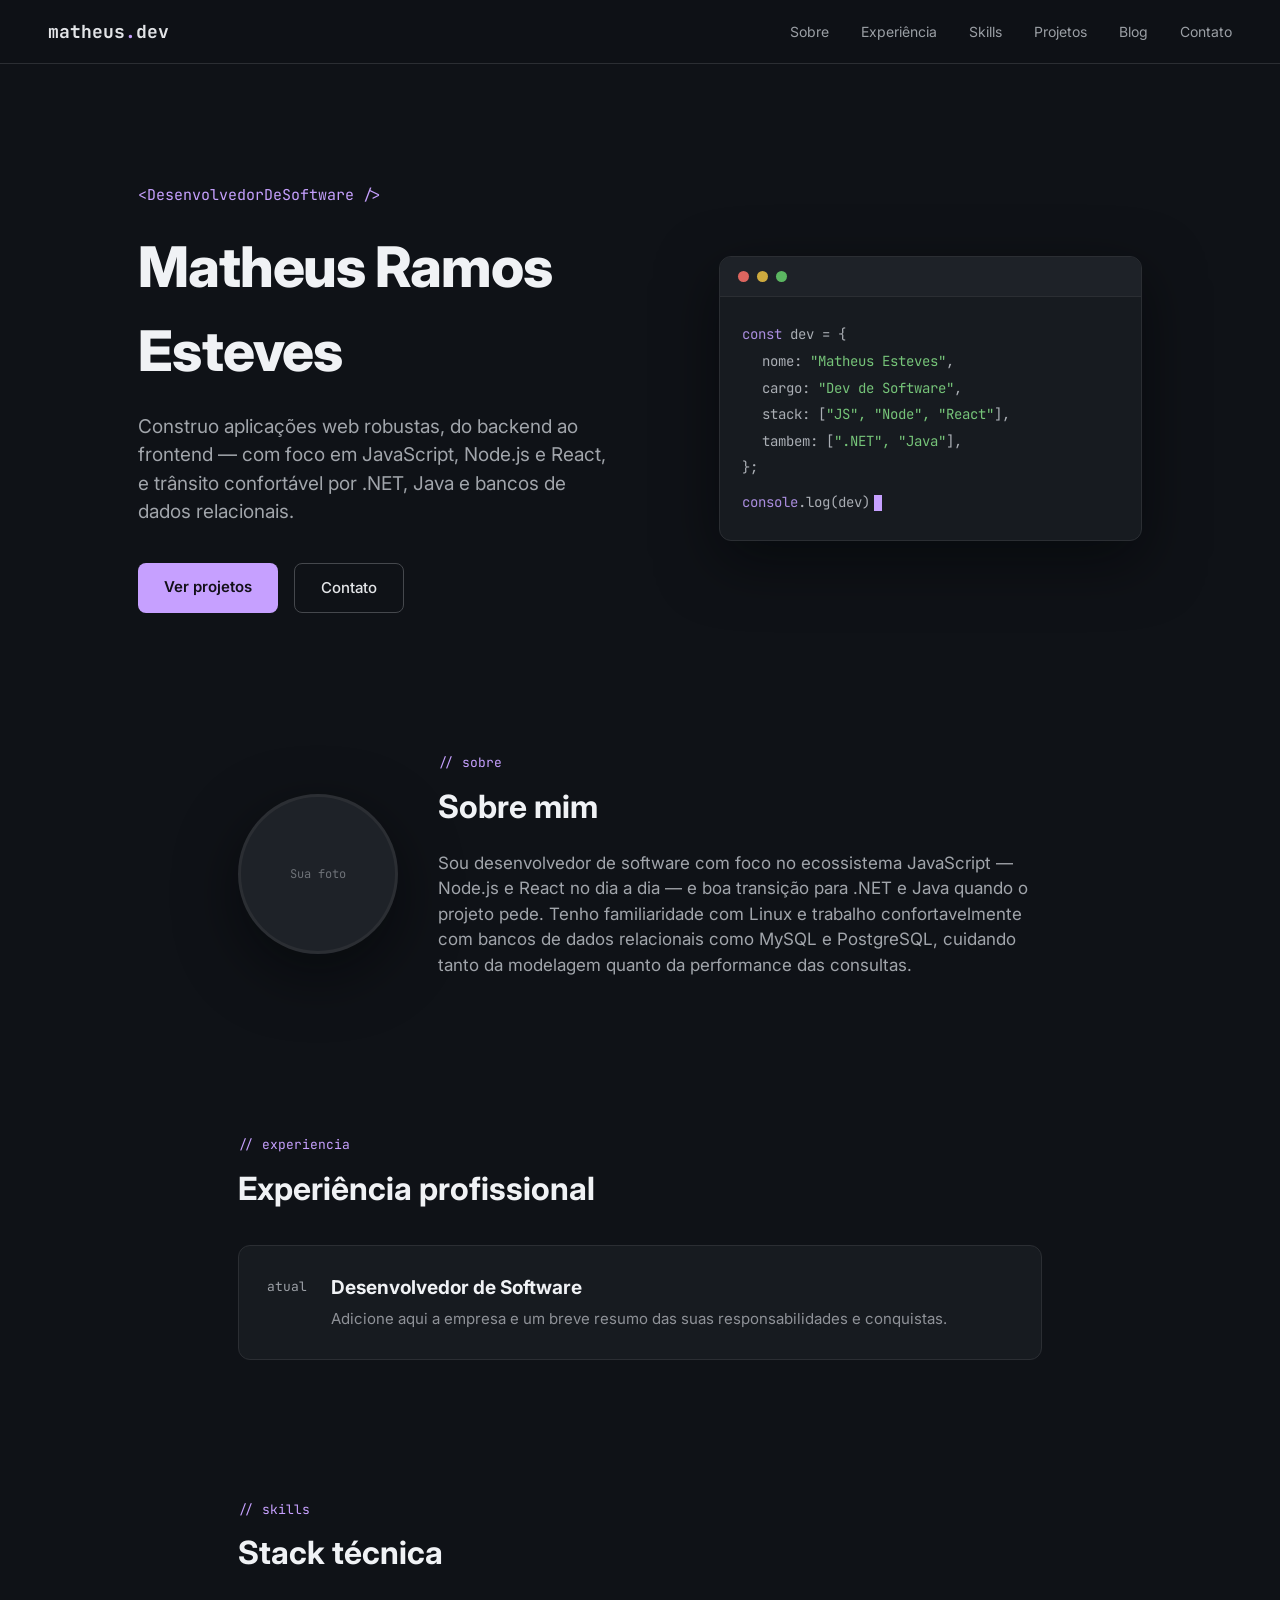
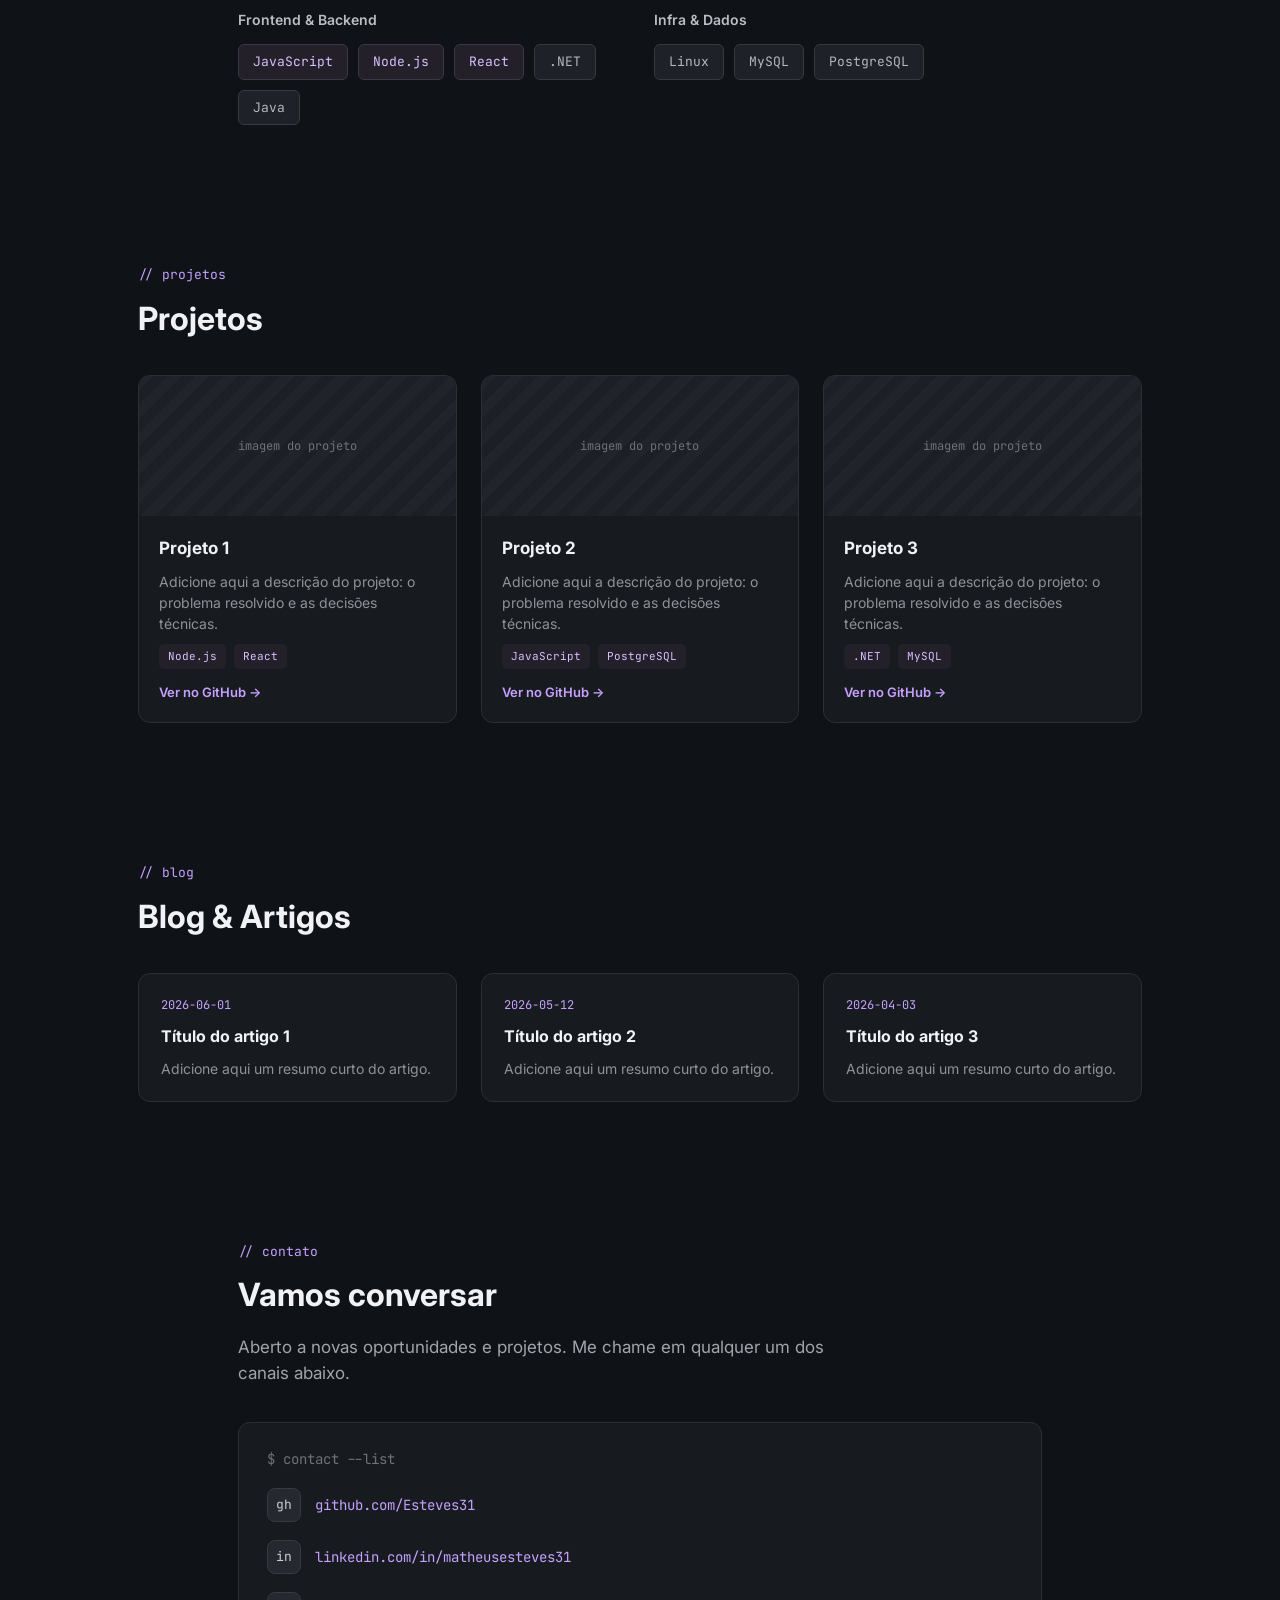
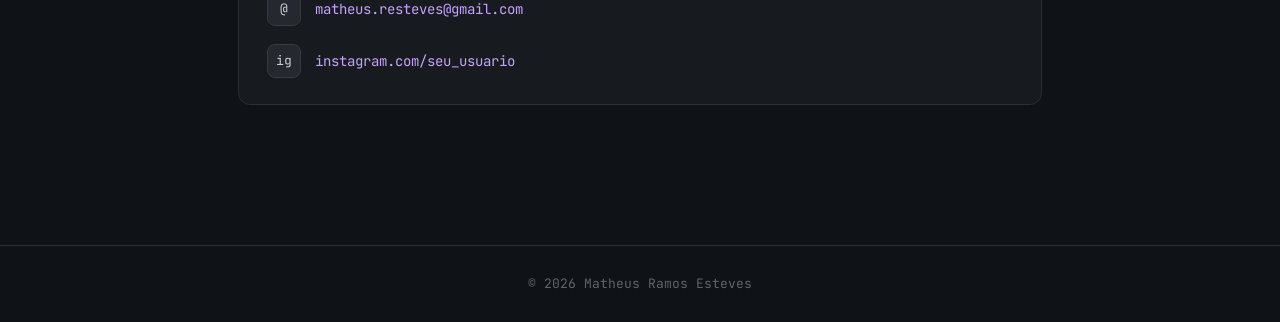
<file: base.html>
<!DOCTYPE html>
<html lang="pt-BR">
<head>
<meta charset="utf-8">
<meta name="viewport" content="width=device-width, initial-scale=1">
<title>Matheus Ramos Esteves — Desenvolvedor de Software</title>
<link rel="preconnect" href="https://fonts.googleapis.com">
<link rel="preconnect" href="https://fonts.gstatic.com" crossorigin>
<link href="https://fonts.googleapis.com/css2?family=Inter:wght@400;500;600;700;800&family=JetBrains+Mono:wght@400;500;600;700&display=swap" rel="stylesheet">
<style>
  * { box-sizing: border-box; }
  body { margin: 0; background: oklch(18% 0.012 260); }
  ::selection { background: oklch(70% 0.16 300 / 0.35); color: #fff; }
  a { color: oklch(78% 0.15 300); text-decoration: none; }
  a:hover { color: oklch(85% 0.13 300); }
  @keyframes blink { 0%, 45% { opacity: 1; } 50%, 95% { opacity: 0; } 100% { opacity: 1; } }
  html { scroll-behavior: smooth; }
</style>
</head>
<body>

<div style="font-family: 'Inter', sans-serif; background: oklch(18% 0.012 260); color: oklch(92% 0.005 260); min-height: 100vh; line-height: 1.5;">

  <nav style="position: sticky; top: 0; z-index: 50; display: flex; align-items: center; justify-content: space-between; padding: 18px 48px; background: oklch(18% 0.012 260 / 0.85); backdrop-filter: blur(10px); border-bottom: 1px solid oklch(30% 0.01 260);">
    <div style="font-family: 'JetBrains Mono', monospace; font-weight: 700; font-size: 18px; color: oklch(92% 0.005 260);">matheus<span style="color: oklch(78% 0.15 300);">.</span>dev</div>
    <div style="display: flex; gap: 32px; font-size: 14px; color: oklch(70% 0.01 260);">
      <a href="#sobre" style="color: inherit;">Sobre</a>
      <a href="#experiencia" style="color: inherit;">Experiência</a>
      <a href="#skills" style="color: inherit;">Skills</a>
      <a href="#projetos" style="color: inherit;">Projetos</a>
      <a href="#blog" style="color: inherit;">Blog</a>
      <a href="#contato" style="color: inherit;">Contato</a>
    </div>
  </nav>

  <section style="max-width: 1100px; margin: 0 auto; padding: 120px 48px 100px; display: grid; grid-template-columns: 1.1fr 0.9fr; gap: 64px; align-items: center;">
    <div>
      <div style="font-family: 'JetBrains Mono', monospace; font-size: 15px; color: oklch(78% 0.15 300); margin-bottom: 18px;">&lt;DesenvolvedorDeSoftware /&gt;</div>
      <h1 style="font-size: 56px; font-weight: 800; margin: 0 0 20px; letter-spacing: -0.02em; color: oklch(96% 0.005 260);">Matheus Ramos Esteves</h1>
      <p style="font-size: 19px; color: oklch(72% 0.01 260); max-width: 480px; margin: 0 0 36px;">Construo aplicações web robustas, do backend ao frontend — com foco em JavaScript, Node.js e React, e trânsito confortável por .NET, Java e bancos de dados relacionais.</p>
      <div style="display: flex; gap: 16px;">
        <a href="#projetos" style="background: oklch(78% 0.15 300); color: oklch(18% 0.02 300); font-weight: 600; padding: 13px 26px; border-radius: 8px; font-size: 15px;">Ver projetos</a>
        <a href="#contato" style="border: 1px solid oklch(40% 0.01 260); color: oklch(92% 0.005 260); font-weight: 500; padding: 13px 26px; border-radius: 8px; font-size: 15px;">Contato</a>
      </div>
    </div>
    <div style="background: oklch(22% 0.012 260); border: 1px solid oklch(30% 0.01 260); border-radius: 12px; overflow: hidden; box-shadow: 0 20px 60px oklch(10% 0.01 260 / 0.5);">
      <div style="display: flex; gap: 8px; padding: 14px 18px; background: oklch(25% 0.012 260); border-bottom: 1px solid oklch(30% 0.01 260);">
        <div style="width: 11px; height: 11px; border-radius: 50%; background: oklch(65% 0.15 25);"></div>
        <div style="width: 11px; height: 11px; border-radius: 50%; background: oklch(75% 0.13 90);"></div>
        <div style="width: 11px; height: 11px; border-radius: 50%; background: oklch(70% 0.15 145);"></div>
      </div>
      <div style="font-family: 'JetBrains Mono', monospace; font-size: 14px; padding: 24px 22px; color: oklch(75% 0.01 260); line-height: 1.9;">
        <div><span style="color: oklch(70% 0.12 300);">const</span> dev = {</div>
        <div style="padding-left: 20px;">nome: <span style="color: oklch(75% 0.13 145);">"Matheus Esteves"</span>,</div>
        <div style="padding-left: 20px;">cargo: <span style="color: oklch(75% 0.13 145);">"Dev de Software"</span>,</div>
        <div style="padding-left: 20px;">stack: [<span style="color: oklch(75% 0.13 145);">"JS", "Node", "React"</span>],</div>
        <div style="padding-left: 20px;">tambem: [<span style="color: oklch(75% 0.13 145);">".NET", "Java"</span>],</div>
        <div>};</div>
        <div style="margin-top: 8px;"><span style="color: oklch(70% 0.12 300);">console</span>.log(dev)<span style="display: inline-block; width: 8px; height: 16px; background: oklch(78% 0.15 300); margin-left: 4px; vertical-align: middle; animation: blink 1.1s step-end infinite;"></span></div>
      </div>
    </div>
  </section>

  <section id="sobre" style="max-width: 900px; margin: 0 auto; padding: 40px 48px 100px; display: grid; grid-template-columns: auto 1fr; gap: 40px; align-items: center;">
    <div style="width: 160px; height: 160px; border-radius: 50%; border: 3px solid oklch(30% 0.01 260); box-shadow: 0 20px 60px oklch(10% 0.01 260 / 0.5); background: oklch(25% 0.012 260); display: flex; align-items: center; justify-content: center; font-family: 'JetBrains Mono', monospace; font-size: 12px; color: oklch(55% 0.01 260); text-align: center;">Sua foto</div>
    <div>
      <div style="font-family: 'JetBrains Mono', monospace; font-size: 13px; color: oklch(78% 0.15 300); margin-bottom: 10px;">// sobre</div>
      <h2 style="font-size: 32px; font-weight: 700; margin: 0 0 20px; color: oklch(96% 0.005 260);">Sobre mim</h2>
      <p style="font-size: 17px; color: oklch(72% 0.01 260); max-width: 700px;">Sou desenvolvedor de software com foco no ecossistema JavaScript — Node.js e React no dia a dia — e boa transição para .NET e Java quando o projeto pede. Tenho familiaridade com Linux e trabalho confortavelmente com bancos de dados relacionais como MySQL e PostgreSQL, cuidando tanto da modelagem quanto da performance das consultas.</p>
    </div>
  </section>

  <section id="experiencia" style="max-width: 900px; margin: 0 auto; padding: 40px 48px 100px;">
    <div style="font-family: 'JetBrains Mono', monospace; font-size: 13px; color: oklch(78% 0.15 300); margin-bottom: 10px;">// experiencia</div>
    <h2 style="font-size: 32px; font-weight: 700; margin: 0 0 32px; color: oklch(96% 0.005 260);">Experiência profissional</h2>
    <div style="display: flex; gap: 24px; padding: 28px; background: oklch(22% 0.012 260); border: 1px solid oklch(30% 0.01 260); border-radius: 12px;">
      <div style="font-family: 'JetBrains Mono', monospace; font-size: 13px; color: oklch(70% 0.01 260); white-space: nowrap; padding-top: 3px;">atual</div>
      <div>
        <h3 style="margin: 0 0 6px; font-size: 19px; color: oklch(96% 0.005 260);">Desenvolvedor de Software</h3>
        <p style="margin: 0; color: oklch(66% 0.01 260); font-size: 15px;">Adicione aqui a empresa e um breve resumo das suas responsabilidades e conquistas.</p>
      </div>
    </div>
  </section>

  <section id="skills" style="max-width: 900px; margin: 0 auto; padding: 40px 48px 100px;">
    <div style="font-family: 'JetBrains Mono', monospace; font-size: 13px; color: oklch(78% 0.15 300); margin-bottom: 10px;">// skills</div>
    <h2 style="font-size: 32px; font-weight: 700; margin: 0 0 32px; color: oklch(96% 0.005 260);">Stack técnica</h2>
    <div style="display: grid; grid-template-columns: repeat(2, 1fr); gap: 28px;">
      <div>
        <div style="font-size: 14px; font-weight: 600; color: oklch(80% 0.01 260); margin-bottom: 14px;">Frontend & Backend</div>
        <div style="display: flex; flex-wrap: wrap; gap: 10px;">
          <span style="font-family: 'JetBrains Mono', monospace; font-size: 13px; padding: 7px 14px; border-radius: 6px; background: oklch(25% 0.02 300); color: oklch(85% 0.1 300); border: 1px solid oklch(35% 0.03 300);">JavaScript</span>
          <span style="font-family: 'JetBrains Mono', monospace; font-size: 13px; padding: 7px 14px; border-radius: 6px; background: oklch(25% 0.02 300); color: oklch(85% 0.1 300); border: 1px solid oklch(35% 0.03 300);">Node.js</span>
          <span style="font-family: 'JetBrains Mono', monospace; font-size: 13px; padding: 7px 14px; border-radius: 6px; background: oklch(25% 0.02 300); color: oklch(85% 0.1 300); border: 1px solid oklch(35% 0.03 300);">React</span>
          <span style="font-family: 'JetBrains Mono', monospace; font-size: 13px; padding: 7px 14px; border-radius: 6px; background: oklch(25% 0.012 260); color: oklch(78% 0.01 260); border: 1px solid oklch(35% 0.01 260);">.NET</span>
          <span style="font-family: 'JetBrains Mono', monospace; font-size: 13px; padding: 7px 14px; border-radius: 6px; background: oklch(25% 0.012 260); color: oklch(78% 0.01 260); border: 1px solid oklch(35% 0.01 260);">Java</span>
        </div>
      </div>
      <div>
        <div style="font-size: 14px; font-weight: 600; color: oklch(80% 0.01 260); margin-bottom: 14px;">Infra & Dados</div>
        <div style="display: flex; flex-wrap: wrap; gap: 10px;">
          <span style="font-family: 'JetBrains Mono', monospace; font-size: 13px; padding: 7px 14px; border-radius: 6px; background: oklch(25% 0.012 260); color: oklch(78% 0.01 260); border: 1px solid oklch(35% 0.01 260);">Linux</span>
          <span style="font-family: 'JetBrains Mono', monospace; font-size: 13px; padding: 7px 14px; border-radius: 6px; background: oklch(25% 0.012 260); color: oklch(78% 0.01 260); border: 1px solid oklch(35% 0.01 260);">MySQL</span>
          <span style="font-family: 'JetBrains Mono', monospace; font-size: 13px; padding: 7px 14px; border-radius: 6px; background: oklch(25% 0.012 260); color: oklch(78% 0.01 260); border: 1px solid oklch(35% 0.01 260);">PostgreSQL</span>
        </div>
      </div>
    </div>
  </section>

  <section id="projetos" style="max-width: 1100px; margin: 0 auto; padding: 40px 48px 100px;">
    <div style="font-family: 'JetBrains Mono', monospace; font-size: 13px; color: oklch(78% 0.15 300); margin-bottom: 10px;">// projetos</div>
    <h2 style="font-size: 32px; font-weight: 700; margin: 0 0 32px; color: oklch(96% 0.005 260);">Projetos</h2>
    <div id="projetos-grid" style="display: grid; grid-template-columns: repeat(3, 1fr); gap: 24px;"></div>
  </section>

  <section id="blog" style="max-width: 1100px; margin: 0 auto; padding: 40px 48px 100px;">
    <div style="font-family: 'JetBrains Mono', monospace; font-size: 13px; color: oklch(78% 0.15 300); margin-bottom: 10px;">// blog</div>
    <h2 style="font-size: 32px; font-weight: 700; margin: 0 0 32px; color: oklch(96% 0.005 260);">Blog & Artigos</h2>
    <div id="blog-grid" style="display: grid; grid-template-columns: repeat(3, 1fr); gap: 24px;"></div>
  </section>

  <section id="contato" style="max-width: 900px; margin: 0 auto; padding: 40px 48px 140px;">
    <div style="font-family: 'JetBrains Mono', monospace; font-size: 13px; color: oklch(78% 0.15 300); margin-bottom: 10px;">// contato</div>
    <h2 style="font-size: 32px; font-weight: 700; margin: 0 0 16px; color: oklch(96% 0.005 260);">Vamos conversar</h2>
    <p style="font-size: 17px; color: oklch(72% 0.01 260); margin: 0 0 36px; max-width: 600px;">Aberto a novas oportunidades e projetos. Me chame em qualquer um dos canais abaixo.</p>
    <div style="background: oklch(22% 0.012 260); border: 1px solid oklch(30% 0.01 260); border-radius: 12px; padding: 26px 28px; font-family: 'JetBrains Mono', monospace; font-size: 14px; display: flex; flex-direction: column; gap: 18px;">
      <div style="color: oklch(55% 0.01 260);">$ contact --list</div>
      <div style="display: flex; align-items: center; gap: 14px;">
        <div style="width: 34px; height: 34px; border-radius: 8px; background: oklch(28% 0.012 260); border: 1px solid oklch(35% 0.01 260); display: flex; align-items: center; justify-content: center; font-size: 13px; color: oklch(85% 0.005 260); flex-shrink: 0;">gh</div>
        <a href="https://github.com/Esteves31" target="_blank" rel="noopener">github.com/Esteves31</a>
      </div>
      <div style="display: flex; align-items: center; gap: 14px;">
        <div style="width: 34px; height: 34px; border-radius: 8px; background: oklch(28% 0.012 260); border: 1px solid oklch(35% 0.01 260); display: flex; align-items: center; justify-content: center; font-size: 13px; color: oklch(85% 0.005 260); flex-shrink: 0;">in</div>
        <a href="https://www.linkedin.com/in/matheusesteves31/" target="_blank" rel="noopener">linkedin.com/in/matheusesteves31</a>
      </div>
      <div style="display: flex; align-items: center; gap: 14px;">
        <div style="width: 34px; height: 34px; border-radius: 8px; background: oklch(28% 0.012 260); border: 1px solid oklch(35% 0.01 260); display: flex; align-items: center; justify-content: center; font-size: 13px; color: oklch(85% 0.005 260); flex-shrink: 0;">@</div>
        <a href="mailto:matheus.resteves@gmail.com">matheus.resteves@gmail.com</a>
      </div>
      <div style="display: flex; align-items: center; gap: 14px;">
        <div style="width: 34px; height: 34px; border-radius: 8px; background: oklch(28% 0.012 260); border: 1px solid oklch(35% 0.01 260); display: flex; align-items: center; justify-content: center; font-size: 13px; color: oklch(85% 0.005 260); flex-shrink: 0;">ig</div>
        <a href="https://instagram.com/" target="_blank" rel="noopener">instagram.com/seu_usuario</a>
      </div>
    </div>
  </section>

  <footer style="border-top: 1px solid oklch(30% 0.01 260); padding: 28px 48px; text-align: center; font-size: 13px; color: oklch(50% 0.01 260); font-family: 'JetBrains Mono', monospace;">
    © 2026 Matheus Ramos Esteves
  </footer>

</div>

<script>
  const projects = [
    { title: "Projeto 1", desc: "Adicione aqui a descrição do projeto: o problema resolvido e as decisões técnicas.", tags: ["Node.js", "React"], link: "https://github.com/Esteves31" },
    { title: "Projeto 2", desc: "Adicione aqui a descrição do projeto: o problema resolvido e as decisões técnicas.", tags: ["JavaScript", "PostgreSQL"], link: "https://github.com/Esteves31" },
    { title: "Projeto 3", desc: "Adicione aqui a descrição do projeto: o problema resolvido e as decisões técnicas.", tags: [".NET", "MySQL"], link: "https://github.com/Esteves31" }
  ];

  const articles = [
    { date: "2026-06-01", title: "Título do artigo 1", excerpt: "Adicione aqui um resumo curto do artigo." },
    { date: "2026-05-12", title: "Título do artigo 2", excerpt: "Adicione aqui um resumo curto do artigo." },
    { date: "2026-04-03", title: "Título do artigo 3", excerpt: "Adicione aqui um resumo curto do artigo." }
  ];

  const esc = (s) => String(s).replace(/[&<>"']/g, (c) => ({ "&": "&amp;", "<": "&lt;", ">": "&gt;", '"': "&quot;", "'": "&#39;" }[c]));

  document.getElementById("projetos-grid").innerHTML = projects.map((p) => `
    <div style="background: oklch(22% 0.012 260); border: 1px solid oklch(30% 0.01 260); border-radius: 12px; overflow: hidden; display: flex; flex-direction: column;">
      <div style="height: 140px; background: repeating-linear-gradient(135deg, oklch(26% 0.012 260), oklch(26% 0.012 260) 10px, oklch(24% 0.012 260) 10px, oklch(24% 0.012 260) 20px); display: flex; align-items: center; justify-content: center; font-family: 'JetBrains Mono', monospace; font-size: 12px; color: oklch(55% 0.01 260);">imagem do projeto</div>
      <div style="padding: 20px; display: flex; flex-direction: column; gap: 10px; flex: 1;">
        <h3 style="margin: 0; font-size: 17px; color: oklch(96% 0.005 260);">${esc(p.title)}</h3>
        <p style="margin: 0; font-size: 14px; color: oklch(66% 0.01 260); flex: 1;">${esc(p.desc)}</p>
        <div style="display: flex; gap: 8px; flex-wrap: wrap;">
          ${p.tags.map((t) => `<span style="font-family: 'JetBrains Mono', monospace; font-size: 11px; padding: 4px 9px; border-radius: 5px; background: oklch(25% 0.02 300); color: oklch(85% 0.1 300);">${esc(t)}</span>`).join("")}
        </div>
        <a href="${esc(p.link)}" target="_blank" rel="noopener" style="font-size: 13px; font-weight: 600; margin-top: 4px;">Ver no GitHub →</a>
      </div>
    </div>
  `).join("");

  document.getElementById("blog-grid").innerHTML = articles.map((a) => `
    <div style="padding: 22px; background: oklch(22% 0.012 260); border: 1px solid oklch(30% 0.01 260); border-radius: 12px; display: flex; flex-direction: column; gap: 10px;">
      <div style="font-family: 'JetBrains Mono', monospace; font-size: 12px; color: oklch(78% 0.15 300);">${esc(a.date)}</div>
      <h3 style="margin: 0; font-size: 16px; color: oklch(96% 0.005 260);">${esc(a.title)}</h3>
      <p style="margin: 0; font-size: 14px; color: oklch(66% 0.01 260);">${esc(a.excerpt)}</p>
    </div>
  `).join("");
</script>

</body>
</html>
</file>
